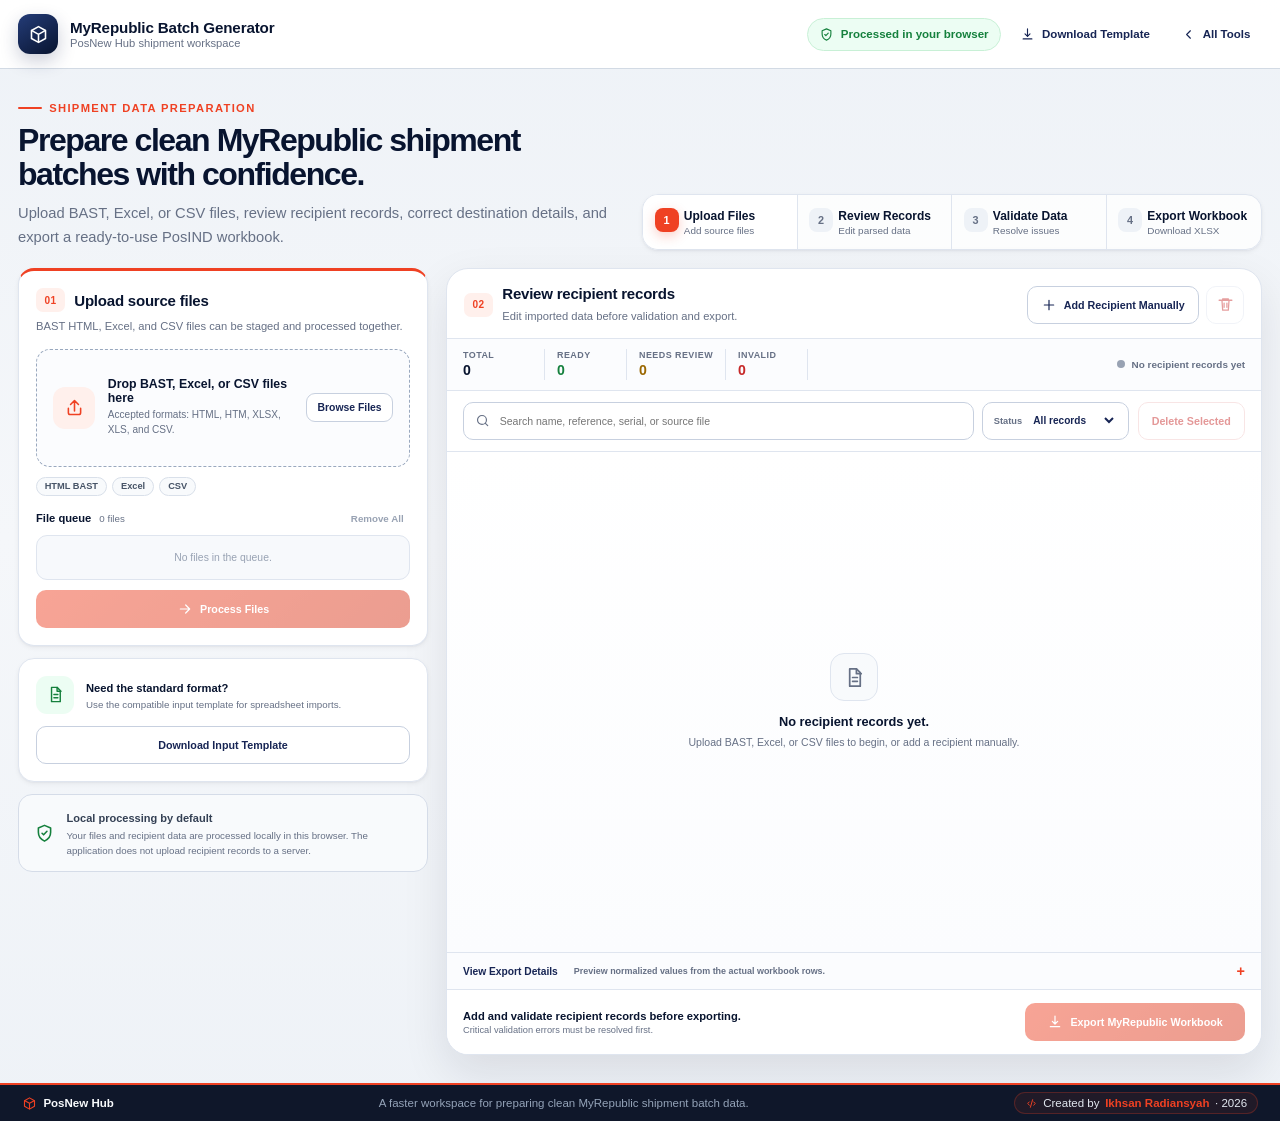
<file: index.html>
<!doctype html>
<html lang="en">
<head>
  <meta charset="utf-8">
  <meta name="viewport" content="width=device-width,initial-scale=1,viewport-fit=cover">
  <title>MyRepublic Shipment Batch Generator | PosNew Hub</title>
  <meta name="description" content="Convert MyRepublic BAST, Excel, and CSV recipient data into a clean, validated PosIND bulk-upload workbook.">
  <meta name="author" content="Ikhsan Radiansyah">
  <meta name="theme-color" content="#172554">
  <meta name="color-scheme" content="light">
  <link rel="canonical" href="https://myrep.posnew.com/">
  <link rel="icon" href="/favicon.svg" type="image/svg+xml">
  <link rel="icon" href="/favicon-32x32.png" sizes="32x32" type="image/png">
  <link rel="apple-touch-icon" href="/apple-touch-icon.png">
  <link rel="manifest" href="/site.webmanifest">

  <meta property="og:type" content="website">
  <meta property="og:site_name" content="PosNew Hub">
  <meta property="og:title" content="MyRepublic Shipment Batch Generator | PosNew Hub">
  <meta property="og:description" content="Prepare clean, validated MyRepublic shipment data for PosIND bulk upload.">
  <meta property="og:url" content="https://myrep.posnew.com/">
  <meta property="og:image" content="https://myrep.posnew.com/og-cover.png">
  <meta name="twitter:card" content="summary_large_image">
  <meta name="twitter:title" content="MyRepublic Shipment Batch Generator | PosNew Hub">
  <meta name="twitter:description" content="Review, validate, and export MyRepublic shipment batches in one browser-based workspace.">
  <meta name="twitter:image" content="https://myrep.posnew.com/og-cover.png">

  <link rel="preconnect" href="https://cdn.sheetjs.com" crossorigin>
  <link rel="stylesheet" href="/assets/css/app.css?v=20260728-1">
  <script type="application/ld+json">
  {"@context":"https://schema.org","@type":"SoftwareApplication","name":"MyRepublic Shipment Batch Generator","applicationCategory":"BusinessApplication","operatingSystem":"Web","url":"https://myrep.posnew.com/","description":"Browser-based workspace for converting MyRepublic BAST, Excel, and CSV recipient data into a validated PosIND bulk-upload workbook.","author":{"@type":"Person","name":"Ikhsan Radiansyah","url":"https://posnew.com/about-me.html"}}
  </script>
</head>
<body>
  <a class="skip-link" href="#workspace">Skip to workspace</a>

  <header class="app-header">
    <div class="header-inner">
      <a class="brand" href="https://posnew.com/" aria-label="Open PosNew Hub">
        <span class="brand-mark" aria-hidden="true">
          <svg viewBox="0 0 24 24"><path d="M4 7.4 12 3l8 4.4v9.2L12 21l-8-4.4V7.4Z"/><path d="m4.5 7.6 7.5 4.2 7.5-4.2M12 12v8.2"/></svg>
        </span>
        <span><strong>MyRepublic Batch Generator</strong><small>PosNew Hub shipment workspace</small></span>
      </a>
      <nav class="header-actions" aria-label="Utility links">
        <span class="privacy-pill" title="No recipient data is uploaded by this application">
          <svg viewBox="0 0 24 24" aria-hidden="true"><path d="M12 3 5 6v5c0 4.7 2.8 8.2 7 10 4.2-1.8 7-5.3 7-10V6l-7-3Z"/><path d="m9.2 12 1.8 1.8 3.8-4"/></svg>
          Processed in your browser
        </span>
        <a class="header-link" href="/Template_Input_MyRepublic_KCU_Batam.xlsx" download>
          <svg viewBox="0 0 24 24" aria-hidden="true"><path d="M12 3v12m0 0 4-4m-4 4-4-4"/><path d="M5 19h14"/></svg>
          Download Template
        </a>
        <a class="header-link header-link--compact" href="https://posnew.com/">
          <svg viewBox="0 0 24 24" aria-hidden="true"><path d="m15 18-6-6 6-6"/></svg>
          All Tools
        </a>
      </nav>
    </div>
  </header>

  <main id="workspace" class="app-main">
    <section class="intro-shell" aria-labelledby="pageTitle">
      <div class="intro-copy">
        <span class="eyebrow">Shipment data preparation</span>
        <h1 id="pageTitle">Prepare clean MyRepublic shipment batches with confidence.</h1>
        <p>Upload BAST, Excel, or CSV files, review recipient records, correct destination details, and export a ready-to-use PosIND workbook.</p>
      </div>
      <ol class="workflow-steps" aria-label="Shipment preparation workflow">
        <li class="workflow-step is-active" data-step="1"><span>1</span><strong>Upload Files</strong><small>Add source files</small></li>
        <li class="workflow-step" data-step="2"><span>2</span><strong>Review Records</strong><small>Edit parsed data</small></li>
        <li class="workflow-step" data-step="3"><span>3</span><strong>Validate Data</strong><small>Resolve issues</small></li>
        <li class="workflow-step" data-step="4"><span>4</span><strong>Export Workbook</strong><small>Download XLSX</small></li>
      </ol>
    </section>

    <section class="workspace-grid" aria-label="MyRepublic shipment batch workspace">
      <aside class="upload-column" aria-label="File upload and processing">
        <section class="panel-card upload-card">
          <div class="panel-heading">
            <div><span class="section-index">01</span><h2>Upload source files</h2></div>
            <p>BAST HTML, Excel, and CSV files can be staged and processed together.</p>
          </div>

          <button class="dropzone-area" id="dropzone" type="button" aria-describedby="uploadHelp">
            <span class="dropzone-icon" aria-hidden="true"><svg viewBox="0 0 24 24"><path d="M12 16V4m0 0L7.5 8.5M12 4l4.5 4.5"/><path d="M5 13v5a2 2 0 0 0 2 2h10a2 2 0 0 0 2-2v-5"/></svg></span>
            <span class="dropzone-copy"><strong>Drop BAST, Excel, or CSV files here</strong><small id="uploadHelp">Accepted formats: HTML, HTM, XLSX, XLS, and CSV.</small></span>
            <span class="browse-chip">Browse Files</span>
          </button>
          <input id="fileInput" type="file" accept=".html,.htm,.xlsx,.xls,.csv" multiple hidden>

          <div class="format-chips" aria-label="Supported file formats">
            <span>HTML BAST</span><span>Excel</span><span>CSV</span>
          </div>

          <div class="queue-heading">
            <div><strong>File queue</strong><span id="queueCount">0 files</span></div>
            <button id="removeAllFiles" class="text-button" type="button" disabled>Remove All</button>
          </div>
          <div id="fileQueue" class="file-queue" aria-live="polite">
            <div class="queue-empty">No files in the queue.</div>
          </div>

          <button id="processFiles" class="button button--primary button--wide" type="button" disabled>
            <svg viewBox="0 0 24 24" aria-hidden="true"><path d="M5 12h14M13 6l6 6-6 6"/></svg>
            <span>Process Files</span>
          </button>
          <div class="progress-shell" id="progressShell" hidden>
            <div class="progress-copy"><span id="progressLabel">Processing files…</span><strong id="progressValue">0%</strong></div>
            <div class="progress-track"><span id="progressBar"></span></div>
          </div>
        </section>

        <section class="panel-card template-card">
          <div class="template-icon" aria-hidden="true"><svg viewBox="0 0 24 24"><path d="M7 3h7l4 4v14H7z"/><path d="M14 3v5h5M10 12h5m-5 4h5"/></svg></div>
          <div><strong>Need the standard format?</strong><p>Use the compatible input template for spreadsheet imports.</p></div>
          <a class="button button--secondary" href="/Template_Input_MyRepublic_KCU_Batam.xlsx" download>Download Input Template</a>
        </section>

        <section class="privacy-note">
          <svg viewBox="0 0 24 24" aria-hidden="true"><path d="M12 3 5 6v5c0 4.7 2.8 8.2 7 10 4.2-1.8 7-5.3 7-10V6l-7-3Z"/><path d="m9.2 12 1.8 1.8 3.8-4"/></svg>
          <div><strong>Local processing by default</strong><p>Your files and recipient data are processed locally in this browser. The application does not upload recipient records to a server.</p></div>
        </section>
      </aside>

      <section class="review-column" aria-label="Recipient review, validation, and export">
        <section class="review-card" id="reviewCard">
          <div class="review-toolbar">
            <div class="review-title">
              <span class="section-index">02</span>
              <div><h2>Review recipient records</h2><p>Edit imported data before validation and export.</p></div>
            </div>
            <div class="review-actions">
              <button id="addManual" class="button button--secondary" type="button">
                <svg viewBox="0 0 24 24" aria-hidden="true"><path d="M12 5v14M5 12h14"/></svg>
                Add Recipient Manually
              </button>
              <button id="clearWorkspace" class="icon-button" type="button" title="Clear workspace" aria-label="Clear workspace" disabled>
                <svg viewBox="0 0 24 24" aria-hidden="true"><path d="M3 6h18M8 6V4h8v2m-9 0 1 14h8l1-14M10 10v6m4-6v6"/></svg>
              </button>
            </div>
          </div>

          <div class="summary-strip" aria-label="Validation summary">
            <div class="summary-item"><span>Total</span><strong id="totalCount">0</strong></div>
            <div class="summary-item summary-item--ready"><span>Ready</span><strong id="readyCount">0</strong></div>
            <div class="summary-item summary-item--review"><span>Needs Review</span><strong id="reviewCount">0</strong></div>
            <div class="summary-item summary-item--invalid"><span>Invalid</span><strong id="invalidCount">0</strong></div>
            <div class="workspace-status" id="workspaceStatus"><span class="status-dot"></span>No recipient records yet</div>
          </div>

          <div class="table-tools">
            <label class="search-field" for="recordSearch">
              <svg viewBox="0 0 24 24" aria-hidden="true"><circle cx="11" cy="11" r="7"/><path d="m20 20-4-4"/></svg>
              <input id="recordSearch" type="search" placeholder="Search name, reference, serial, or source file">
            </label>
            <label class="filter-field" for="statusFilter"><span>Status</span><select id="statusFilter"><option value="all">All records</option><option value="ready">Ready</option><option value="review">Needs Review</option><option value="incomplete">Incomplete</option><option value="invalid">Invalid</option></select></label>
            <button id="deleteSelected" class="button button--danger-ghost" type="button" disabled>Delete Selected</button>
          </div>

          <div class="record-region" id="recordRegion" role="region" aria-label="Editable recipient records" tabindex="0">
            <div class="records-empty" id="recordsEmpty">
              <span class="empty-icon" aria-hidden="true"><svg viewBox="0 0 24 24"><path d="M7 3h7l4 4v14H7z"/><path d="M14 3v5h5M10 12h5m-5 4h5"/></svg></span>
              <strong>No recipient records yet.</strong>
              <p>Upload BAST, Excel, or CSV files to begin, or add a recipient manually.</p>
            </div>
            <table id="recordsTable" hidden>
              <thead>
                <tr>
                  <th class="select-cell"><input id="selectAll" type="checkbox" aria-label="Select all visible records"></th>
                  <th>#</th>
                  <th>Status</th>
                  <th>Source</th>
                  <th>Serial Number</th>
                  <th>Shipping Reference / DO Number</th>
                  <th>Recipient Name</th>
                  <th>Phone</th>
                  <th>Address</th>
                  <th>Destination City</th>
                  <th>Postcode</th>
                  <th>Actions</th>
                </tr>
              </thead>
              <tbody></tbody>
            </table>
          </div>

          <details class="export-preview" id="exportPreview">
            <summary><span>View Export Details</span><small>Preview normalized values from the actual workbook rows.</small></summary>
            <div class="preview-table-wrap">
              <table id="previewTable">
                <thead><tr><th>#</th><th>Recipient</th><th>Phone</th><th>Address</th><th>Postcode</th><th>Zone</th><th>Reference</th><th>Serial</th></tr></thead>
                <tbody><tr><td colspan="8">Add recipient records to view export details.</td></tr></tbody>
              </table>
            </div>
          </details>

          <div class="export-bar">
            <div class="export-copy"><strong id="exportTitle">Add and validate recipient records before exporting.</strong><span id="exportHint">Critical validation errors must be resolved first.</span></div>
            <button id="exportButton" class="button button--primary" type="button" disabled>
              <svg viewBox="0 0 24 24" aria-hidden="true"><path d="M12 3v12m0 0 4-4m-4 4-4-4"/><path d="M5 19h14"/></svg>
              Export MyRepublic Workbook
            </button>
          </div>
        </section>
      </section>
    </section>
  </main>

  <datalist id="cityOptions">
    <option value="BATAM" label="29400"></option>
    <option value="JAKARTAPUSAT" label="10000"></option>
    <option value="JAKARTABARAT" label="11000"></option>
    <option value="JAKARTASELATAN" label="12000"></option>
    <option value="JAKARTATIMUR" label="13000"></option>
    <option value="JAKARTAUTARA" label="14000"></option>
    <option value="MEDAN" label="20000"></option>
  </datalist>

  <dialog class="export-dialog" id="exportDialog" aria-labelledby="exportDialogTitle">
    <form method="dialog">
      <div class="dialog-icon" aria-hidden="true"><svg viewBox="0 0 24 24"><path d="M12 3v12m0 0 4-4m-4 4-4-4"/><path d="M5 19h14"/></svg></div>
      <div class="dialog-heading"><span>Export confirmation</span><h2 id="exportDialogTitle">Your workbook is ready.</h2><p>Review the batch summary before downloading.</p></div>
      <dl class="export-summary">
        <div><dt>Recipient records</dt><dd id="dialogTotal">0</dd></div>
        <div><dt>Valid records</dt><dd id="dialogValid">0</dd></div>
        <div><dt>Warning records</dt><dd id="dialogWarnings">0</dd></div>
        <div><dt>Output filename</dt><dd>MyRepublic_Pos_Batam_Batch.xlsx</dd></div>
        <div><dt>File type</dt><dd>Microsoft Excel (.xlsx)</dd></div>
        <div><dt>Destination summary</dt><dd id="dialogDestinations">—</dd></div>
      </dl>
      <div class="dialog-actions"><button class="button button--secondary" value="cancel">Cancel</button><button id="confirmExport" class="button button--primary" value="default" type="button">Download Workbook</button></div>
    </form>
  </dialog>

  <div class="toast-region" id="toastRegion" aria-live="assertive" aria-atomic="true"></div>
  <div class="sr-only" id="liveRegion" aria-live="polite"></div>

  <footer class="dashboard-footer">
    <a class="footer-brand" href="https://posnew.com/" aria-label="Open PosNew Hub">
      <svg viewBox="0 0 24 24" aria-hidden="true"><path d="M4 7.5 12 3l8 4.5v9L12 21l-8-4.5v-9Z"/><path d="m4.5 7.5 7.5 4.2 7.5-4.2M12 12v8.2"/></svg>
      PosNew Hub
    </a>
    <p class="footer-desc">A faster workspace for preparing clean MyRepublic shipment batch data.</p>
    <a class="footer-creator-badge" href="https://posnew.com/about-me.html">
      <svg viewBox="0 0 24 24" aria-hidden="true"><path d="m8 9-3 3 3 3M16 9l3 3-3 3M14 5l-4 14"/></svg>
      Created by <strong>Ikhsan Radiansyah</strong> · 2026
    </a>
  </footer>

  <noscript><div class="noscript-message">JavaScript must be enabled to use the MyRepublic Shipment Batch Generator.</div></noscript>
  <script src="https://cdn.sheetjs.com/xlsx-0.20.3/package/dist/xlsx.full.min.js" defer></script>
  <script src="/assets/js/parser.js?v=20260728-1" defer></script>
  <script src="/assets/js/validation.js?v=20260728-1" defer></script>
  <script src="/assets/js/export.js?v=20260824-1" defer></script>
  <script src="/assets/js/app.js?v=20260728-1" defer></script>
</body>
</html>
</file>
<file: assets/css/app.css>
:root{
  --navy-950:#08142f;--navy-900:#101f46;--navy-800:#172554;--navy-700:#243c78;
  --orange:#ef4123;--orange-dark:#d63418;--orange-soft:#fff0ec;
  --ink:#101828;--muted:#667085;--muted-2:#98a2b3;--surface:#fff;--surface-soft:#f7f9fc;
  --line:#dfe5ef;--line-strong:#c7d0df;--success:#15803d;--success-soft:#ecfdf3;
  --warning:#9a6700;--warning-soft:#fff8e1;--danger:#c62828;--danger-soft:#fff1f1;
  --info:#2457a7;--info-soft:#eef4ff;--shadow-sm:0 1px 2px rgba(16,24,40,.04),0 2px 5px rgba(16,24,40,.05);
  --shadow-md:0 18px 45px rgba(15,23,42,.10);--radius-sm:10px;--radius-md:16px;--radius-lg:22px;
}
*{box-sizing:border-box}
[hidden]{display:none!important}
html{scroll-behavior:smooth}
body{margin:0;min-height:100vh;display:flex;flex-direction:column;color:var(--ink);background:linear-gradient(180deg,#eef2f7 0,#f5f7fa 48%,#eef2f7 100%);font-family:Inter,ui-sans-serif,-apple-system,BlinkMacSystemFont,"Segoe UI",Roboto,Helvetica,Arial,sans-serif;-webkit-font-smoothing:antialiased}
button,input,select,textarea{font:inherit}
button,a{-webkit-tap-highlight-color:transparent}
button{border:0}
a{color:inherit}
svg{display:block;fill:none;stroke:currentColor;stroke-width:1.8;stroke-linecap:round;stroke-linejoin:round}
.sr-only{position:absolute!important;width:1px!important;height:1px!important;padding:0!important;margin:-1px!important;overflow:hidden!important;clip:rect(0,0,0,0)!important;white-space:nowrap!important;border:0!important}
.skip-link{position:fixed;left:1rem;top:-5rem;z-index:10000;padding:.75rem 1rem;border-radius:10px;color:#fff;background:var(--navy-900);text-decoration:none;font-weight:800;transition:top .2s ease}.skip-link:focus{top:1rem}

.app-header{position:sticky;top:0;z-index:100;border-bottom:1px solid rgba(206,214,226,.9);background:rgba(255,255,255,.95);backdrop-filter:blur(18px)}
.header-inner{width:min(1580px,calc(100% - 36px));height:68px;margin:auto;display:flex;align-items:center;justify-content:space-between;gap:1rem}
.brand{display:inline-flex;align-items:center;gap:.75rem;min-width:0;text-decoration:none}.brand-mark{width:40px;height:40px;display:grid;place-items:center;flex:0 0 auto;border-radius:12px;color:#fff;background:linear-gradient(145deg,var(--navy-700),var(--navy-950));box-shadow:0 7px 18px rgba(23,37,84,.22)}.brand-mark svg{width:21px}.brand>span:last-child{display:flex;flex-direction:column;min-width:0}.brand strong{overflow:hidden;color:var(--navy-950);font-size:.95rem;letter-spacing:-.01em;text-overflow:ellipsis;white-space:nowrap}.brand small{margin-top:.1rem;color:var(--muted);font-size:.7rem;white-space:nowrap}
.header-actions{display:flex;align-items:center;gap:.5rem}.privacy-pill,.header-link{display:inline-flex;align-items:center;gap:.42rem;border-radius:999px;font-size:.72rem;font-weight:760;white-space:nowrap}.privacy-pill{padding:.5rem .7rem;color:var(--success);background:var(--success-soft);border:1px solid #c8f0d6}.privacy-pill svg,.header-link svg{width:15px}.header-link{padding:.55rem .72rem;color:var(--navy-800);text-decoration:none;transition:background .2s ease,color .2s ease}.header-link:hover{color:var(--orange);background:var(--orange-soft)}

.app-main{width:min(1580px,calc(100% - 36px));margin:0 auto;padding:26px 0 28px;flex:1}.intro-shell{display:grid;grid-template-columns:minmax(0,1fr) minmax(620px,.95fr);gap:2rem;align-items:end;margin-bottom:18px}.intro-copy{max-width:730px}.eyebrow{display:inline-flex;align-items:center;gap:.45rem;margin-bottom:.55rem;color:var(--orange);font-size:.7rem;font-weight:850;letter-spacing:.12em;text-transform:uppercase}.eyebrow:before{content:"";width:24px;height:2px;border-radius:99px;background:var(--orange)}.intro-copy h1{margin:0;color:var(--navy-950);font-size:clamp(1.8rem,2.5vw,2.85rem);line-height:1.07;letter-spacing:-.045em}.intro-copy p{max-width:690px;margin:.7rem 0 0;color:var(--muted);font-size:.92rem;line-height:1.62}
.workflow-steps{counter-reset:step;display:grid;grid-template-columns:repeat(4,1fr);margin:0;padding:0;overflow:hidden;border:1px solid var(--line);border-radius:16px;background:rgba(255,255,255,.8);box-shadow:var(--shadow-sm);list-style:none}.workflow-step{position:relative;min-width:0;padding:.85rem .72rem .8rem 2.55rem;border-right:1px solid var(--line);transition:background .2s ease}.workflow-step:last-child{border-right:0}.workflow-step>span{position:absolute;left:.72rem;top:.82rem;width:24px;height:24px;display:grid;place-items:center;border-radius:8px;color:var(--muted);background:#eef2f7;font-size:.68rem;font-weight:850}.workflow-step strong,.workflow-step small{display:block;overflow:hidden;text-overflow:ellipsis;white-space:nowrap}.workflow-step strong{color:var(--navy-950);font-size:.75rem}.workflow-step small{margin-top:.15rem;color:var(--muted);font-size:.62rem}.workflow-step.is-active{background:#fff}.workflow-step.is-active>span{color:#fff;background:var(--orange);box-shadow:0 4px 12px rgba(239,65,35,.25)}.workflow-step.is-complete>span{color:#fff;background:var(--success)}

.workspace-grid{display:grid;grid-template-columns:minmax(340px,410px) minmax(0,1fr);gap:18px;align-items:start}.upload-column{position:sticky;top:86px;display:flex;flex-direction:column;gap:12px}.panel-card,.review-card{border:1px solid var(--line);background:var(--surface);box-shadow:var(--shadow-sm)}.panel-card{padding:17px;border-radius:var(--radius-md)}.upload-card{border-top:3px solid var(--orange)}.panel-heading{margin-bottom:14px}.panel-heading>div,.review-title{display:flex;align-items:center;gap:.58rem}.panel-heading h2,.review-title h2{margin:0;color:var(--navy-950);font-size:.94rem;letter-spacing:-.015em}.panel-heading p,.review-title p{margin:.35rem 0 0;color:var(--muted);font-size:.7rem;line-height:1.5}.section-index{display:inline-grid;place-items:center;min-width:29px;height:24px;padding:0 .4rem;border-radius:7px;color:var(--orange);background:var(--orange-soft);font-size:.63rem;font-weight:850;letter-spacing:.05em}
.dropzone-area{width:100%;min-height:118px;display:grid;grid-template-columns:auto minmax(0,1fr) auto;align-items:center;gap:.8rem;padding:1rem;border:1.5px dashed #99a8be;border-radius:14px;color:var(--ink);background:#fbfcfe;text-align:left;cursor:pointer;transition:border-color .2s ease,background .2s ease,transform .2s ease}.dropzone-area:hover,.dropzone-area.dragover{border-color:var(--orange);background:var(--orange-soft);transform:translateY(-1px)}.dropzone-area:focus-visible{outline:3px solid rgba(29,52,112,.2);outline-offset:2px}.dropzone-icon{width:42px;height:42px;display:grid;place-items:center;border-radius:12px;color:var(--orange);background:var(--orange-soft)}.dropzone-icon svg{width:21px}.dropzone-copy{display:flex;flex-direction:column;min-width:0}.dropzone-copy strong{color:var(--navy-950);font-size:.77rem}.dropzone-copy small{margin-top:.18rem;color:var(--muted);font-size:.63rem;line-height:1.45}.browse-chip{padding:.48rem .65rem;border:1px solid var(--line-strong);border-radius:9px;color:var(--navy-800);background:#fff;font-size:.65rem;font-weight:800;white-space:nowrap}.format-chips{display:flex;gap:.35rem;margin:10px 0 12px}.format-chips span{padding:.24rem .48rem;border:1px solid #d9e0ea;border-radius:999px;color:#475467;background:#f8fafc;font-size:.58rem;font-weight:800}
.queue-heading{display:flex;align-items:center;justify-content:space-between;margin-bottom:6px}.queue-heading>div{display:flex;gap:.5rem;align-items:baseline}.queue-heading strong{color:var(--navy-950);font-size:.7rem}.queue-heading span{color:var(--muted);font-size:.61rem}.text-button{padding:.3rem .4rem;border-radius:7px;color:var(--danger);background:transparent;font-size:.61rem;font-weight:800;cursor:pointer}.text-button:hover:not(:disabled){background:var(--danger-soft)}.text-button:disabled{color:var(--muted-2);cursor:not-allowed}
.file-queue{max-height:238px;overflow:auto;border:1px solid var(--line);border-radius:11px;background:var(--surface-soft)}.queue-empty{padding:1rem;color:var(--muted-2);font-size:.65rem;text-align:center}.file-item{display:grid;grid-template-columns:auto minmax(0,1fr) auto;gap:.65rem;align-items:center;padding:.65rem .7rem;border-bottom:1px solid var(--line);background:#fff}.file-item:last-child{border-bottom:0}.file-icon{width:32px;height:32px;display:grid;place-items:center;border-radius:9px;color:var(--navy-700);background:var(--info-soft)}.file-icon svg{width:17px}.file-main{min-width:0}.file-name{display:block;overflow:hidden;color:#344054;font-size:.67rem;font-weight:760;text-overflow:ellipsis;white-space:nowrap}.file-meta{display:flex;gap:.4rem;margin-top:.18rem;color:var(--muted);font-size:.57rem}.file-actions{display:flex;align-items:center;gap:.35rem}.status-chip{display:inline-flex;align-items:center;gap:.28rem;padding:.22rem .42rem;border-radius:999px;font-size:.55rem;font-weight:850;white-space:nowrap}.status-chip:before{content:"";width:6px;height:6px;border-radius:50%;background:currentColor}.status-ready{color:var(--info);background:var(--info-soft)}.status-processing{color:var(--warning);background:var(--warning-soft)}.status-completed{color:var(--success);background:var(--success-soft)}.status-duplicate,.status-failed,.status-unsupported{color:var(--danger);background:var(--danger-soft)}.status-warning{color:var(--warning);background:var(--warning-soft)}.remove-file{width:28px;height:28px;display:grid;place-items:center;border-radius:8px;color:var(--danger);background:transparent;cursor:pointer}.remove-file:hover{background:var(--danger-soft)}.remove-file svg{width:15px}
.button{min-height:38px;display:inline-flex;align-items:center;justify-content:center;gap:.45rem;padding:.58rem .82rem;border-radius:10px;font-size:.67rem;font-weight:820;text-decoration:none;cursor:pointer;transition:transform .18s ease,box-shadow .18s ease,background .18s ease,border-color .18s ease,color .18s ease}.button svg{width:16px}.button:focus-visible,.icon-button:focus-visible,.text-button:focus-visible,a:focus-visible,input:focus-visible,select:focus-visible,textarea:focus-visible,summary:focus-visible{outline:3px solid rgba(36,60,120,.18);outline-offset:2px}.button:disabled{opacity:.48;cursor:not-allowed;transform:none!important;box-shadow:none!important}.button--wide{width:100%;margin-top:10px}.button--primary{color:#fff;background:linear-gradient(135deg,var(--orange),var(--orange-dark));box-shadow:0 8px 20px rgba(239,65,35,.2)}.button--primary:hover:not(:disabled){transform:translateY(-1px);box-shadow:0 11px 24px rgba(239,65,35,.26)}.button--secondary{border:1px solid var(--line-strong);color:var(--navy-800);background:#fff}.button--secondary:hover:not(:disabled){border-color:#9faec3;background:#f8fafc}.button--danger-ghost{border:1px solid #f0c9c9;color:var(--danger);background:#fff}.button--danger-ghost:hover:not(:disabled){background:var(--danger-soft)}
.progress-shell{margin-top:11px;padding:10px;border:1px solid var(--line);border-radius:10px;background:#fbfcfe}.progress-copy{display:flex;justify-content:space-between;margin-bottom:6px;color:var(--muted);font-size:.6rem}.progress-copy strong{color:var(--navy-800)}.progress-track{height:6px;overflow:hidden;border-radius:99px;background:#e9edf3}.progress-track span{display:block;width:0;height:100%;border-radius:inherit;background:linear-gradient(90deg,var(--orange),#ff7a61);transition:width .22s ease}
.template-card{display:grid;grid-template-columns:auto minmax(0,1fr);gap:.75rem;align-items:center}.template-icon{width:38px;height:38px;display:grid;place-items:center;border-radius:11px;color:var(--success);background:var(--success-soft)}.template-icon svg{width:19px}.template-card>div:nth-child(2) strong{color:var(--navy-950);font-size:.7rem}.template-card p{margin:.18rem 0 0;color:var(--muted);font-size:.61rem;line-height:1.4}.template-card .button{grid-column:1/-1;width:100%}.privacy-note{display:flex;gap:.72rem;padding:13px 15px;border:1px solid #d5dce8;border-radius:14px;color:#344054;background:#f8fafc}.privacy-note svg{width:21px;flex:0 0 auto;color:var(--success)}.privacy-note strong{font-size:.69rem}.privacy-note p{margin:.2rem 0 0;color:var(--muted);font-size:.61rem;line-height:1.5}

.review-column{min-width:0}.review-card{height:calc(100vh - 113px);min-height:650px;display:flex;flex-direction:column;overflow:hidden;border-radius:var(--radius-lg);box-shadow:var(--shadow-md)}.review-toolbar{display:flex;align-items:center;justify-content:space-between;gap:1rem;padding:16px 17px 13px;border-bottom:1px solid var(--line)}.review-title>div{min-width:0}.review-actions{display:flex;align-items:center;gap:.45rem}.icon-button{width:38px;height:38px;display:grid;place-items:center;border:1px solid var(--line);border-radius:10px;color:var(--danger);background:#fff;cursor:pointer}.icon-button:hover:not(:disabled){background:var(--danger-soft)}.icon-button:disabled{opacity:.45;cursor:not-allowed}.icon-button svg{width:17px}
.summary-strip{display:flex;align-items:center;gap:0;padding:10px 16px;border-bottom:1px solid var(--line);background:#fbfcfe}.summary-item{min-width:82px;padding:.1rem .75rem;border-right:1px solid var(--line)}.summary-item:first-child{padding-left:0}.summary-item span,.summary-item strong{display:block}.summary-item span{color:var(--muted);font-size:.56rem;font-weight:700;text-transform:uppercase;letter-spacing:.05em}.summary-item strong{margin-top:.12rem;color:var(--navy-950);font-size:.88rem}.summary-item--ready strong{color:var(--success)}.summary-item--review strong{color:var(--warning)}.summary-item--invalid strong{color:var(--danger)}.workspace-status{display:flex;align-items:center;gap:.4rem;margin-left:auto;color:var(--muted);font-size:.62rem;font-weight:750}.status-dot{width:8px;height:8px;border-radius:50%;background:var(--muted-2)}.workspace-status.is-ready{color:var(--success)}.workspace-status.is-ready .status-dot{background:var(--success)}.workspace-status.is-warning{color:var(--warning)}.workspace-status.is-warning .status-dot{background:var(--warning)}.workspace-status.is-invalid{color:var(--danger)}.workspace-status.is-invalid .status-dot{background:var(--danger)}
.table-tools{display:grid;grid-template-columns:minmax(220px,1fr) auto auto;gap:.55rem;padding:11px 16px;border-bottom:1px solid var(--line)}.search-field{height:38px;display:flex;align-items:center;gap:.45rem;padding:0 .7rem;border:1px solid var(--line-strong);border-radius:10px;background:#fff}.search-field:focus-within{border-color:var(--navy-700);box-shadow:0 0 0 3px rgba(29,52,112,.1)}.search-field svg{width:16px;color:var(--muted)}.search-field input{width:100%;border:0;outline:0;color:var(--ink);background:transparent;font-size:.66rem}.filter-field{height:38px;display:flex;align-items:center;gap:.45rem;padding:0 .65rem;border:1px solid var(--line-strong);border-radius:10px;background:#fff}.filter-field span{color:var(--muted);font-size:.58rem;font-weight:750}.filter-field select{border:0;outline:0;color:var(--navy-800);background:#fff;font-size:.63rem;font-weight:750}
.record-region{position:relative;min-height:260px;flex:1;overflow:auto;background:linear-gradient(180deg,#fff,#fbfcfe)}.records-empty{position:absolute;inset:0;display:flex;flex-direction:column;align-items:center;justify-content:center;padding:2rem;text-align:center}.empty-icon{width:48px;height:48px;display:grid;place-items:center;border:1px solid var(--line);border-radius:14px;color:var(--muted);background:#f8fafc}.empty-icon svg{width:23px}.records-empty strong{margin-top:.8rem;color:var(--navy-950);font-size:.8rem}.records-empty p{max-width:350px;margin:.35rem 0 0;color:var(--muted);font-size:.66rem;line-height:1.5}
#recordsTable{width:max(1320px,100%);border-collapse:separate;border-spacing:0;font-size:.62rem}#recordsTable thead{position:sticky;top:0;z-index:4}#recordsTable th{padding:.62rem .55rem;border-bottom:1px solid var(--line);color:#475467;background:#f3f6fa;text-align:left;font-size:.56rem;font-weight:850;letter-spacing:.035em;text-transform:uppercase;white-space:nowrap}#recordsTable td{padding:.45rem .42rem;border-bottom:1px solid #e9edf3;background:#fff;vertical-align:top}#recordsTable tr:hover td{background:#fcfdff}#recordsTable th:nth-child(1),#recordsTable td:nth-child(1){width:36px;text-align:center}#recordsTable th:nth-child(2),#recordsTable td:nth-child(2){width:42px}#recordsTable th:nth-child(3),#recordsTable td:nth-child(3){width:92px}#recordsTable th:nth-child(4),#recordsTable td:nth-child(4){width:120px}#recordsTable th:nth-child(5),#recordsTable td:nth-child(5){width:145px}#recordsTable th:nth-child(6),#recordsTable td:nth-child(6){width:160px}#recordsTable th:nth-child(7),#recordsTable td:nth-child(7){width:150px}#recordsTable th:nth-child(8),#recordsTable td:nth-child(8){width:120px}#recordsTable th:nth-child(9),#recordsTable td:nth-child(9){width:240px}#recordsTable th:nth-child(10),#recordsTable td:nth-child(10){width:155px}#recordsTable th:nth-child(11),#recordsTable td:nth-child(11){width:78px}#recordsTable th:nth-child(12),#recordsTable td:nth-child(12){width:64px}.record-number{display:inline-grid;place-items:center;width:25px;height:25px;border-radius:7px;color:var(--navy-800);background:#edf2fa;font-weight:850}.record-source{display:block;max-width:110px;overflow:hidden;color:var(--muted);text-overflow:ellipsis;white-space:nowrap}.record-source small{display:block;margin-top:.18rem;color:var(--muted-2)}.record-status{display:flex;flex-direction:column;gap:.25rem}.record-status .status-chip{width:max-content}.issue-count{color:var(--muted);font-size:.53rem}.cell-input,.cell-textarea{width:100%;border:1px solid var(--line-strong);border-radius:8px;color:var(--ink);background:#fff;font-size:.62rem;outline:0;transition:border-color .18s ease,box-shadow .18s ease}.cell-input{height:34px;padding:0 .55rem}.cell-textarea{min-height:52px;padding:.5rem .55rem;resize:vertical;line-height:1.35}.cell-input:hover,.cell-textarea:hover{border-color:#aeb9ca}.cell-input:focus,.cell-textarea:focus{border-color:var(--navy-700);box-shadow:0 0 0 2px rgba(29,52,112,.1)}.cell-input[aria-invalid="true"],.cell-textarea[aria-invalid="true"]{border-color:#d45a5a;background:#fffafa}.field-message{display:block;margin-top:.22rem;color:var(--danger);font-size:.5rem;line-height:1.3}.postcode-output{display:inline-flex;align-items:center;min-height:34px;padding:0 .48rem;border-radius:8px;color:var(--navy-800);background:#eef4ff;font-weight:800}.row-delete{width:30px;height:30px;display:grid;place-items:center;border-radius:8px;color:var(--danger);background:transparent;cursor:pointer}.row-delete:hover{background:var(--danger-soft)}.row-delete svg{width:15px}.select-cell input,input[type="checkbox"]{accent-color:var(--orange)}
.export-preview{border-top:1px solid var(--line);background:#fbfcfe}.export-preview summary{display:flex;align-items:center;justify-content:space-between;gap:1rem;padding:10px 16px;color:var(--navy-800);font-size:.64rem;font-weight:820;cursor:pointer;list-style:none}.export-preview summary::-webkit-details-marker{display:none}.export-preview summary:after{content:"+";margin-left:auto;color:var(--orange);font-size:.9rem}.export-preview[open] summary:after{content:"−"}.export-preview summary small{color:var(--muted);font-size:.56rem;font-weight:600}.preview-table-wrap{max-height:180px;overflow:auto;border-top:1px solid var(--line)}#previewTable{width:max(850px,100%);border-collapse:collapse;font-size:.57rem}#previewTable th,#previewTable td{padding:.48rem .55rem;border-bottom:1px solid var(--line);text-align:left;white-space:nowrap}#previewTable th{position:sticky;top:0;color:#475467;background:#f3f6fa;text-transform:uppercase}#previewTable td{color:#344054;background:#fff}
.export-bar{display:flex;align-items:center;justify-content:space-between;gap:1rem;padding:13px 16px;border-top:1px solid var(--line);background:#fff}.export-copy{display:flex;flex-direction:column;min-width:0}.export-copy strong{overflow:hidden;color:var(--navy-950);font-size:.7rem;text-overflow:ellipsis;white-space:nowrap}.export-copy span{margin-top:.18rem;color:var(--muted);font-size:.58rem}.export-bar .button{min-width:220px}

.export-dialog{width:min(540px,calc(100% - 24px));padding:0;border:0;border-radius:20px;color:var(--ink);background:#fff;box-shadow:0 30px 90px rgba(8,20,47,.3)}.export-dialog::backdrop{background:rgba(8,20,47,.58);backdrop-filter:blur(4px)}.export-dialog form{padding:22px}.dialog-icon{width:46px;height:46px;display:grid;place-items:center;border-radius:14px;color:var(--orange);background:var(--orange-soft)}.dialog-icon svg{width:23px}.dialog-heading{margin-top:12px}.dialog-heading>span{color:var(--orange);font-size:.61rem;font-weight:850;letter-spacing:.08em;text-transform:uppercase}.dialog-heading h2{margin:.25rem 0 0;color:var(--navy-950);font-size:1.1rem}.dialog-heading p{margin:.35rem 0 0;color:var(--muted);font-size:.68rem}.export-summary{display:grid;grid-template-columns:repeat(2,minmax(0,1fr));gap:8px;margin:17px 0}.export-summary>div{padding:10px;border:1px solid var(--line);border-radius:10px;background:#f8fafc}.export-summary dt{color:var(--muted);font-size:.55rem;text-transform:uppercase}.export-summary dd{margin:.22rem 0 0;overflow:hidden;color:var(--navy-950);font-size:.66rem;font-weight:800;text-overflow:ellipsis;white-space:nowrap}.dialog-actions{display:flex;justify-content:flex-end;gap:.55rem;padding-top:14px;border-top:1px solid var(--line)}
.toast-region{position:fixed;right:18px;bottom:54px;z-index:2000;width:min(380px,calc(100% - 36px));display:flex;flex-direction:column;gap:8px;pointer-events:none}.toast{display:flex;align-items:flex-start;gap:.7rem;padding:.85rem .9rem;border:1px solid #d5dce8;border-radius:13px;color:#344054;background:#fff;box-shadow:0 18px 45px rgba(15,23,42,.18);font-size:.7rem;line-height:1.45;animation:toastIn .25s ease both}.toast:before{content:"";width:9px;height:9px;flex:0 0 auto;margin-top:.22rem;border-radius:50%;background:var(--navy-700)}.toast.is-error:before{background:var(--danger)}.toast.is-success:before{background:var(--success)}.toast.is-warning:before{background:var(--warning)}.toast.is-leaving{animation:toastOut .2s ease both}

.dashboard-footer{width:100%;height:38px;margin-top:auto;padding:0 22px;display:flex;align-items:center;justify-content:space-between;gap:1rem;overflow:hidden;border-top:2px solid var(--orange);background:#0f172a;font-size:.72rem}.footer-brand{flex:0 0 auto;display:inline-flex;align-items:center;gap:.4rem;color:#f8fafc;text-decoration:none;font-weight:750;white-space:nowrap}.footer-brand svg{width:15px;color:var(--orange)}.footer-desc{flex:1;margin:0;overflow:hidden;color:#94a3b8;text-align:center;text-overflow:ellipsis;white-space:nowrap}.footer-creator-badge{flex:0 0 auto;display:inline-flex;align-items:center;gap:.35rem;padding:.22rem .62rem;border:1px solid rgba(239,65,35,.25);border-radius:999px;color:#e2e8f0;background:rgba(239,65,35,.08);text-decoration:none;white-space:nowrap;transition:color .25s ease,background .25s ease,border-color .25s ease,transform .25s ease}.footer-creator-badge svg{width:13px;color:var(--orange);transition:transform .35s ease}.footer-creator-badge strong{color:var(--orange)}.footer-brand:hover{color:#fff}.footer-creator-badge:hover{transform:translateY(-1px);color:#fff;border-color:rgba(239,65,35,.7);background:rgba(239,65,35,.22)}.footer-creator-badge:hover svg{transform:rotate(12deg) scale(1.13)}.footer-creator-badge:hover strong{color:#ff8a72}.noscript-message{position:fixed;inset:auto 1rem 1rem;z-index:3000;padding:.8rem;border-radius:10px;color:#fff;background:var(--danger);text-align:center}
@keyframes toastIn{from{opacity:0;transform:translateY(8px) scale(.98)}to{opacity:1;transform:none}}@keyframes toastOut{to{opacity:0;transform:translateY(6px) scale(.98)}}

@media(max-width:1180px){.intro-shell{grid-template-columns:1fr;gap:1rem;align-items:start}.workflow-steps{max-width:800px}.workspace-grid{grid-template-columns:350px minmax(0,1fr)}.export-copy{display:none}}
@media(max-width:940px){.app-main{width:min(100% - 24px,840px);padding-top:20px}.header-inner{width:calc(100% - 24px)}.privacy-pill{display:none}.workspace-grid{grid-template-columns:1fr}.upload-column{position:static}.review-card{height:auto;min-height:620px}.record-region{height:540px;flex:none}.footer-desc{display:none}}
@media(max-width:700px){.app-header{position:relative}.header-inner{height:62px}.brand small{display:none}.header-link{font-size:0;padding:.55rem}.header-link svg{width:19px}.app-main{width:calc(100% - 20px);padding:17px 0 22px}.intro-copy h1{font-size:1.72rem}.intro-copy p{font-size:.82rem}.workflow-steps{grid-template-columns:repeat(4,minmax(0,1fr));max-width:none}.workflow-step{padding:.72rem .35rem .68rem 2.05rem}.workflow-step>span{left:.38rem;top:.68rem;width:23px;height:23px}.workflow-step small{display:none}.workflow-step strong{font-size:.62rem}.panel-card{padding:15px}.dropzone-area{grid-template-columns:auto 1fr;min-height:104px}.browse-chip{display:none}.review-toolbar{align-items:flex-start}.review-actions .button{width:38px;padding:0;font-size:0}.review-actions .button svg{width:18px}.summary-strip{display:grid;grid-template-columns:repeat(4,1fr);padding-inline:14px}.summary-item{min-width:0;padding:.35rem .5rem;text-align:center}.summary-item:first-child{padding-left:.5rem}.workspace-status{grid-column:1/-1;margin:.55rem 0 0;justify-content:center}.table-tools{grid-template-columns:1fr auto;padding-inline:12px}.filter-field{grid-column:1/2}.table-tools .button{grid-column:2/3;grid-row:1/3;height:100%}.record-region{height:auto;min-height:300px;padding:10px;background:#f4f7fb}.records-empty{position:relative;min-height:280px}.record-region #recordsTable{width:100%;display:block}.record-region #recordsTable thead{display:none}.record-region #recordsTable tbody{display:grid;gap:10px}.record-region #recordsTable tr{display:grid;grid-template-columns:repeat(2,minmax(0,1fr));gap:9px;padding:12px;border:1px solid var(--line);border-left:3px solid var(--orange);border-radius:14px;background:#fff;box-shadow:var(--shadow-sm)}.record-region #recordsTable td{display:flex;flex-direction:column;gap:.22rem;width:auto!important;padding:0;border:0;background:transparent!important}.record-region #recordsTable td:before{content:attr(data-label);color:var(--muted);font-size:.52rem;font-weight:850;letter-spacing:.03em;text-transform:uppercase}.record-region #recordsTable td:nth-child(1),.record-region #recordsTable td:nth-child(2),.record-region #recordsTable td:nth-child(3),.record-region #recordsTable td:nth-child(4),.record-region #recordsTable td:nth-child(9),.record-region #recordsTable td:nth-child(12){grid-column:1/-1}.record-region #recordsTable td:nth-child(1){align-items:flex-start}.record-region #recordsTable td:nth-child(2),.record-region #recordsTable td:nth-child(3),.record-region #recordsTable td:nth-child(4),.record-region #recordsTable td:nth-child(12){flex-direction:row;align-items:center;justify-content:space-between}.record-source{max-width:75%}.cell-input{height:40px}.cell-textarea{min-height:70px}.row-delete{border:1px solid #f0c9c9}.export-preview summary small{display:none}.export-bar{position:sticky;bottom:0;z-index:8;padding:11px 12px}.export-bar .button{width:100%;min-width:0}.export-dialog form{padding:18px}.export-summary{grid-template-columns:1fr}.dashboard-footer{height:36px;padding:0 10px;font-size:.65rem}.footer-creator-badge{padding-inline:.45rem}.toast-region{right:10px;bottom:46px;width:calc(100% - 20px)}}
@media(max-width:430px){.brand strong{max-width:190px}.footer-brand svg{display:none}.footer-creator-badge{max-width:68%;overflow:hidden;text-overflow:ellipsis}.record-region #recordsTable tr{grid-template-columns:1fr}.record-region #recordsTable td{grid-column:1/-1!important}}
@media(prefers-reduced-motion:reduce){*,*::before,*::after{scroll-behavior:auto!important;animation-duration:.01ms!important;transition-duration:.01ms!important}}
</file>
